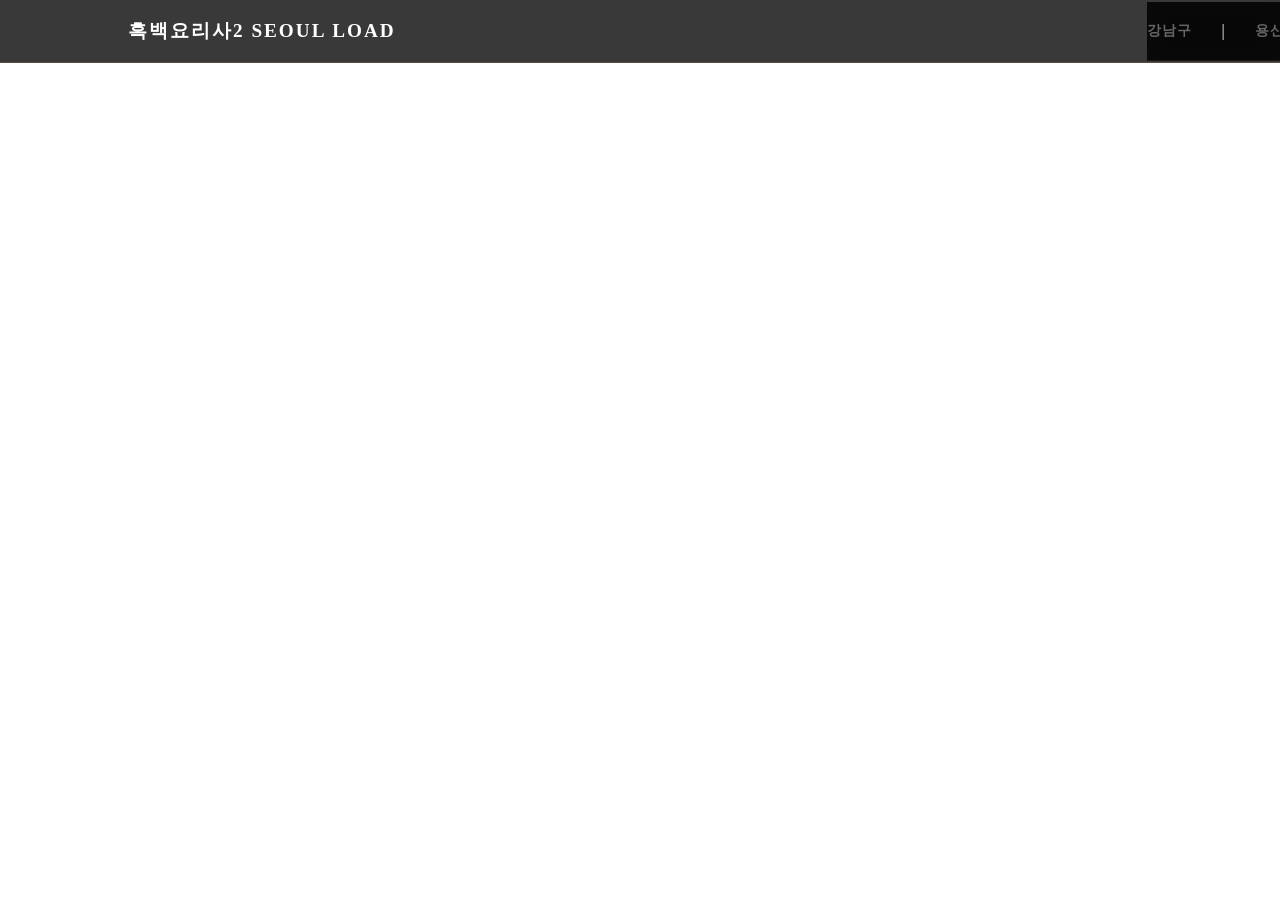
<file: navbar.html>
<!DOCTYPE html>
<html lang="ko">
<head>
    <meta charset="UTF-8">
    <meta name="viewport" content="width=device-width, initial-scale=1.0">
    <title>푸터 예제</title>
    <link rel="stylesheet" href="navbar.css">
</head>
<body>
    <header class="navbar">
        <div class="logo">흑백요리사2 SEOUL LOAD</div>
        <input type="checkbox" id="menu-toggle" class="menu-toggle">
        <label for="menu-toggle" class="hamburger">
            <span></span>
            <span></span>
            <span></span>
        </label>
        <nav class="nav-menu">
            <a href="#" class="nav-link">강남구</a>
            <span class="nav-item">|</span>
            <a href="#" class="nav-link">용산구</a>
            <span class="nav-item">|</span>
            <a href="#" class="nav-link">마포구</a>
        </nav>
    </header>

</body>
</html>
</file>
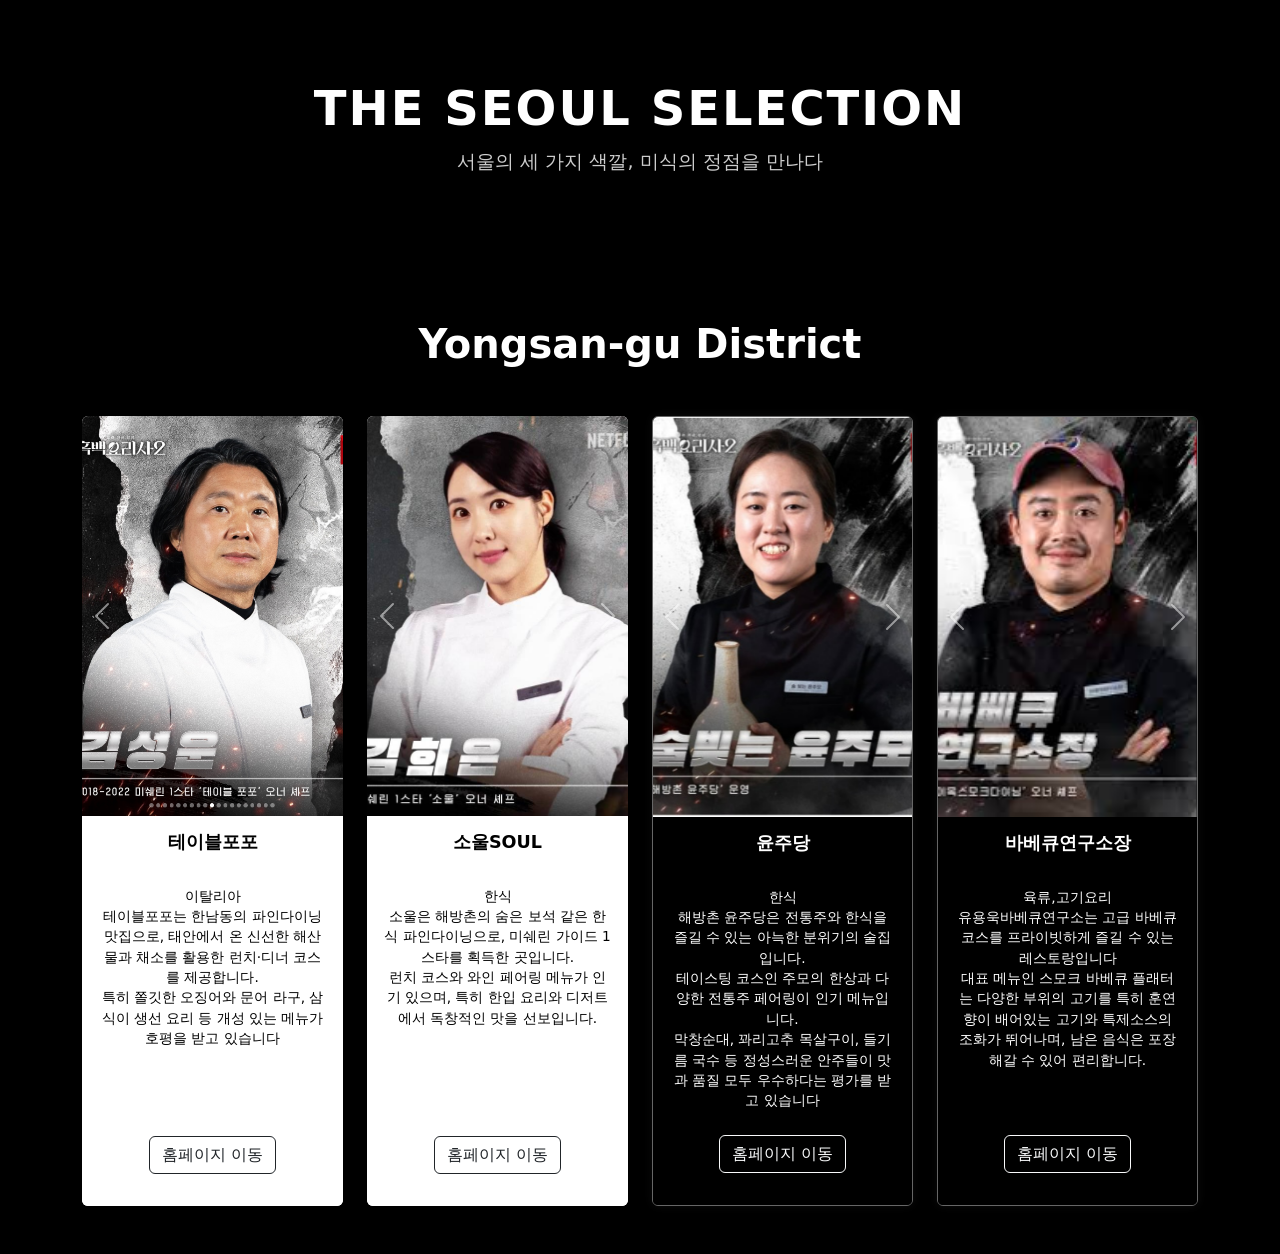
<file: Yongsan/Yongsan.html>
<!DOCTYPE html>
<html lang="ko">

<head>
  <meta charset="utf-8">
  <meta name="viewport" content="width=device-width, initial-scale=1.0">
  <title>용산구 메인</title>

  <link href="./Yongsan.css" rel="stylesheet" type="text/css" />
  <link href="https://cdn.jsdelivr.net/npm/bootstrap@5.3.2/dist/css/bootstrap.min.css" rel="stylesheet">


</head>

<body>

  <header class="main-header">
    <h1 class="main-title">
      THE SEOUL SELECTION
    </h1>
    <p class="main-subtitle">
      서울의 세 가지 색깔, 미식의 정점을 만나다
    </p>
  </header>

  <!-- 카드 섹션 -->
  <div class="container py-5">
    <h1 class="text-center section-title">Yongsan-gu District</h1>

    <div class="row g-4 justify-content-center">

      <div class="col-12 col-md-6 col-lg-3 border-0 ">
        <div class="card h-100 bg-white text-black border-0 ">

          <div class="ratio ratio-16x9">
            <div id="carouselTableFour" class="carousel slide">
              <div class="carousel-inner">
                <div class="carousel-item active">
                  <img src="./img/table four03.jpg" class="d-block w-100" alt="테이블포포">
                </div>
                <div class="carousel-item">
                  <img src="./img/table four02.jpg" class="d-block w-100" alt="테이블포포">
                </div>
                <div class="carousel-item">
                  <img src="./img/table four01.jpg" class="d-block w-100" alt="테이블포포">
                </div>
              </div>
              <button class="carousel-control-prev" type="button" data-bs-target="#carouselTableFour"
                data-bs-slide="prev">
                <span class="carousel-control-prev-icon" aria-hidden="true"></span>
                <span class="visually-hidden">Previous</span>
              </button>
              <button class="carousel-control-next" type="button" data-bs-target="#carouselTableFour"
                data-bs-slide="next">
                <span class="carousel-control-next-icon" aria-hidden="true"></span>
                <span class="visually-hidden">Next</span>
              </button>
            </div>
          </div>

          <div class="card-body">
           <h5 class="cardtitles">테이블포포</h5><br>
            <p class="card-texts">이탈리아<br>
              테이블포포는 한남동의 파인다이닝 맛집으로, 태안에서 온 신선한 해산물과 채소를 활용한 런치·디너 코스를 제공합니다.<br>
              특히 쫄깃한 오징어와 문어 라구, 삼식이 생선 요리 등 개성 있는 메뉴가 호평을 받고 있습니다</p>
            <a href="https://map.naver.com/p/entry/place/20561198?lng=127.0052443&lat=37.5346781&placePath=%2Fhome&entry=plt&searchType=place" target="_blank" class="btn btn-outline-dark">홈페이지 이동</a>
          </div>
        </div>
      </div>


      <div class="col-12 col-md-6 col-lg-3 border-0">
        <div class="card h-100 bg-white text-black border-0">

          <div class="ratio ratio-16x9">
            <div id="carouselSoul" class="carousel slide">
              <div class="carousel-inner">
                <div class="carousel-item active">
                  <img src="./img/Soul03.jpg" class="d-block w-100" alt="소울">
                </div>
                <div class="carousel-item">
                  <img src="./img/Soul01.jpg" class="d-block w-100" alt="소울">
                </div>
                <div class="carousel-item">
                  <img src="./img/Soul02.jpg" class="d-block w-100" alt="소울">
                </div>
              </div>
              <button class="carousel-control-prev" type="button" data-bs-target="#carouselSoul" data-bs-slide="prev">
                <span class="carousel-control-prev-icon" aria-hidden="true"></span>
                <span class="visually-hidden">Previous</span>
              </button>
              <button class="carousel-control-next" type="button" data-bs-target="#carouselSoul" data-bs-slide="next">
                <span class="carousel-control-next-icon" aria-hidden="true"></span>
                <span class="visually-hidden">Next</span>
              </button>
            </div>
          </div>

          <div class="card-body ">
            <h5 class="cardtitles">소울SOUL</h5><br>
            <p class="card-texts">한식<br>
              소울은 해방촌의 숨은 보석 같은 한식 파인다이닝으로, 미쉐린 가이드 1스타를 획득한 곳입니다.<br>
              런치 코스와 와인 페어링 메뉴가 인기 있으며, 특히 한입 요리와 디저트에서 독창적인 맛을 선보입니다.</p>
            <a href="https://map.naver.com/p/entry/place/1498888781?c=15.00,0,0,0,dh" target="_blank" class="btn btn-outline-dark">홈페이지 이동</a>

          </div>
        </div>

      </div>

      <div class="col-12 col-md-6 col-lg-3">
        <div class="card h-100 bg-black text-white">

          <div id="carouselYun" class="carousel slide">
            <div class="carousel-inner">
              <div class="carousel-item active">
                <img src="./img/윤주당04.jpg" class="d-block w-100" alt="윤주당">
              </div>
              <div class="carousel-item">
                <img src="./img/윤주당02.jpg" class="d-block w-100" alt="윤주당">
              </div>
              <div class="carousel-item">
                <img src="./img/윤주당03.jpg" class="d-block w-100" alt="윤주당">
              </div>
            </div>
            <button class="carousel-control-prev" type="button" data-bs-target="#carouselYun" data-bs-slide="prev">
              <span class="carousel-control-prev-icon" aria-hidden="true"></span>
              <span class="visually-hidden">Previous</span>
            </button>
            <button class="carousel-control-next" type="button" data-bs-target="#carouselYun" data-bs-slide="next">
              <span class="carousel-control-next-icon" aria-hidden="true"></span>
              <span class="visually-hidden">Next</span>
            </button>
          </div>
          <div class="card-body ">
            <h5 class="card-title">윤주당</h5><br>
            <p class="card-text">한식<br>
              해방촌 윤주당은 전통주와 한식을 즐길 수 있는 아늑한 분위기의 술집입니다.<br>
              테이스팅 코스인 주모의 한상과 다양한 전통주 페어링이 인기 메뉴입니다.<Br>
              막창순대, 꽈리고추 목살구이, 들기름 국수 등 정성스러운 안주들이 맛과 품질 모두 우수하다는 평가를 받고 있습니다</p>
            <a href="https://map.naver.com/p/search/%EC%9C%A4%EC%A3%BC%EB%8B%B9/place/1069333121?c=15.00,0,0,0,dh&placePath=/home?bk_query=%EC%9C%A4%EC%A3%BC%EB%8B%B9&from=map&fromPanelNum=2&timestamp=202601242128&locale=ko&svcName=map_pcv5&searchText=%EC%9C%A4%EC%A3%BC%EB%8B%B9&entry=bmp&from=map&fromPanelNum=2&timestamp=202601242128&locale=ko&svcName=map_pcv5&searchText=%EC%9C%A4%EC%A3%BC%EB%8B%B9" target="_blank" class="btn btn-outline-light">홈페이지 이동</a>

          </div>
        </div>

      </div>

      <div class="col-12 col-md-6 col-lg-3">
        <div class="card h-100 bg-black text-white">

          <div id="carouselBBQ" class="carousel slide">
            <div class="carousel-inner">
              <div class="carousel-item active">
                <img src="./img/바베큐연구소장03.jpg" class="d-block w-100" alt="바베큐연구소 ">
              </div>
              <div class="carousel-item">
                <img src="./img/바베큐연구소장01.jpg" class="d-block w-100" alt="바베큐연구소 ">
              </div>
              <div class="carousel-item">
                <img src="./img/바베큐연구소장02.jpg" class="d-block w-100" alt="바베큐연구소 ">
              </div>
            </div>
            <button class="carousel-control-prev" type="button" data-bs-target="#carouselBBQ" data-bs-slide="prev">
              <span class="carousel-control-prev-icon" aria-hidden="true"></span>
              <span class="visually-hidden">Previous</span>
            </button>
            <button class="carousel-control-next" type="button" data-bs-target="#carouselBBQ" data-bs-slide="next">
              <span class="carousel-control-next-icon" aria-hidden="true"></span>
              <span class="visually-hidden">Next</span>
            </button>
          </div>
          <div class="card-body ">
             <h5 class="card-title">바베큐연구소장</h5><br>
            <p class="card-text">육류,고기요리<br>
              유용욱바베큐연구소는 고급 바베큐 코스를 프라이빗하게 즐길 수 있는 레스토랑입니다<br>
              대표 메뉴인 스모크 바베큐 플래터는 다양한 부위의 고기를
              특히 훈연 향이 배어있는 고기와 특제소스의 조화가 뛰어나며, 남은 음식은 포장해갈 수 있어 편리합니다.</p>
            <a href="https://map.naver.com/p/entry/place/1385626049?lng=126.9727818&lat=37.5439572&placePath=%2Fhome&entry=plt&searchType=place&c=15.00,0,0,0,dh" target="_blank" class="btn btn-outline-light">홈페이지 이동</a>

          </div>
        </div>
      </div>

    </div>

  </div>





  <script src="https://cdn.jsdelivr.net/npm/bootstrap@5.3.2/dist/js/bootstrap.bundle.min.js"></script>
</body>

</html>
</file>
<file: navbar.css>
.navbar {
    position: sticky;
    top: 0;
    z-index: 1000;
    background: rgba(8, 8, 8, 0.95);
    backdrop-filter: blur(15px);
    border-bottom: 1px solid #1a1a1a;
    padding: 20px 40px;
    display: flex;
    justify-content: space-between;
    align-items: center;
    width: 100%;
    color: #fff;
    transition: all 0.3s ease;
}

.logo {
    font-size: 1.5rem;
    font-weight: 900;
    color: var(--gold);
    letter-spacing: 2px;
    text-transform: uppercase;
    text-decoration: none;
}

.menu-toggle {
    display: none;
}

.hamburger {
    display: none;
    flex-direction: column;
    cursor: pointer;
    gap: 6px;
}

.hamburger span {
    width: 28px;
    height: 2px;
    background-color: var(--gold);
    transition: all 0.3s ease;
}

.nav-menu {
    display: flex;
    gap: 40px;
}

.nav-link {
    color: #666;
    text-decoration: none;
    font-size: 0.9rem;
    font-weight: 700;
    letter-spacing: 1px;
    transition: color 0.3s;
    text-transform: uppercase;
}

.nav-link:hover {
    color: var(--gold);
}

/* 모바일 스타일 */
@media (max-width: 768px) {
    .navbar {
        padding: 15px 20px;
    }

    .logo {
        font-size: 1.2rem;
    }

    .hamburger {
        display: flex;
    }

    .nav-menu {
        position: absolute;
        top: 100%;
        left: 0;
        right: 0;
        background: rgba(8, 8, 8, 0.98);
        border-bottom: 1px solid #1a1a1a;
        flex-direction: column;
        padding: 30px;
        gap: 20px;
        display: none;
        text-align: center;
        backdrop-filter: blur(20px);
    }

    .menu-toggle:checked~.nav-menu {
        display: flex;
    }

    .menu-toggle:checked+.hamburger span:nth-child(1) {
        transform: rotate(45deg) translate(6px, 6px);
    }

    .menu-toggle:checked+.hamburger span:nth-child(2) {
        opacity: 0;
    }

    .menu-toggle:checked+.hamburger span:nth-child(3) {
        transform: rotate(-45deg) translate(5px, -5px);
    }

    .nav-link {
        font-size: 1.1rem;
        color: #fff;
    }
}

nav {
    position: sticky;
    top: 0;
    background: rgba(8, 8, 8, 0.95);
    padding: 20px 0;
    z-index: 100;
    display: flex;
    justify-content: center;
    gap: 40px;
    backdrop-filter: blur(15px);
    border-bottom: 1px solid #1a1a1a;
}

nav a {
    color: #666;
    text-decoration: none;
    font-size: 0.9rem;
    font-weight: 700;
    transition: 0.3s;
}

nav a:hover {
    transform: scale(1.05);
    color: var(--gold);
    letter-spacing: 2px;
    text-shadow: 0 0 14px rgba(197, 160, 89, 0.5);
    filter: brightness(1.1) contrast(1.3) drop-shadow(0 0 30px rgba(197, 160, 89, 0.6));
    transition: all 1s ease;
}

.container {
    max-width: 1200px;
    margin: 0 auto;
    padding: 60px 20px;
}

.navbar {
    position: fixed !important;
    top: 0 !important;
    left: 0 !important;
    width: 100% !important;
    height: 62px !important; /* 높이 고정 */
    padding: 0 10% !important;
    background: rgba(8, 8, 8, 0.8) !important; /* 불투명도 조절 */
    backdrop-filter: blur(10px);
    border-bottom: 1px solid rgba(197, 160, 89, 0.2); /* 얇은 라인만 남김 */
    z-index: 10000 !important;
    box-shadow: none !important; /* 그림자 제거 */
}
/* 로고 사이즈도 슬림한 바에 맞춰 조정 */
.logo {
    font-size: 1.2rem !important;
    letter-spacing: 2px !important;
}

/* 메뉴 링크들 간격과 크기 조정 */
.nav-menu {
    gap: 30px !important;
}

.nav-link {
    font-size: 0.85rem !important;
}

/* 헤더가 얇아졌으니 본문 시작점도 살짝 올립니다 */
body {
    padding-top: 70px !important;
}
</file>
<file: Yongsan/Yongsan.css>
/* 전체 페이지 배경 */
 html,
 body {
   width: 100%;
   height: 100%;
   margin: 0;
   background-color: #000 !important;
   font-family: 'Pretendard', sans-serif;
   color: white;
 }

 .section-title {
   color: #fff;
   font-weight: bold;
   margin-bottom: 3rem;
   text-align: center;
 }

 /* 카드 기본 */
 .card {
   border: 1px solid #333;
   transition: transform 0.3s ease;
   height: 100%;
   overflow: hidden;
   background-color: #111;
 }

 /* 흰색 카드 */
 .card.bg-white {
   background-color: #fff;
   color: #000;
   border: 1px solid #ccc;
 }

 /* 검정 카드 */
 .card.bg-black {
   background-color: #111;
   color: #fff;
   border: 1px solid #666;
   box-shadow: 0 0 10px rgba(255, 255, 255, 0.05);
 }

/* 캐러셀 이미지 */
.card .ratio {
  height: 400px;
}

/* 검정 카드의 캐러셀 (ratio 클래스 없음) */
.card.bg-black .carousel {
  height: 400px;
}

.card .carousel-item img {
  width: 100%;
  height: 100%;
  object-fit: cover;
  display: block;
}

.card .carousel,
.card .carousel-inner,
.card .carousel-item {
  height: 100%;
}

.card.bg-black .carousel-inner,
.card.bg-black .carousel-item {
  height: 100%;
}

 /* 카드 body */
 .card-body {
   display: flex;
   flex-direction: column;
   justify-content: flex-start;
   align-items: center;
   text-align: center;
   padding: 1rem;
   position: relative;
   z-index: 2;
   background-color: inherit;
 }

 /* 카드 타이틀 */
 .cardtitles,
 .card-title {
   font-weight: bold;
   font-size: 1.1rem;
   margin-bottom: 0.5rem;
   position: relative;
   z-index: 3;
   color: inherit;
 }

 .card.bg-white .cardtitles {
   color: #000;
 }

 .card.bg-black .cardtitles,
 .card.bg-black .card-title {
   color: #fff;
 }

 /* 카드 텍스트 */
 .card-texts,
 .card-text {
   font-size: 0.85rem;
   margin-bottom: 1rem;
   flex-grow: 1;
   color: inherit;
 }

 /* 버튼스타일일 */
 .card-body .btn {
   margin-top: 0.5rem;
   margin-bottom: 1rem;
 }

 .btn-outline-dark,
 .btn-outline-light {
   border-radius: 20px;
   font-size: 0.8rem;
 }

 /* 메인 이미지 */
 .main-title-img {
   height: 100%;
   object-fit: cover;
   object-position: center center;
 }

 /* 메인 헤더 */
 .main-header {
   background-color: #000;
   padding: 80px 0;
   text-align: center;
 }

 .main-title {
   color: #fff;
   font-size: 3rem;
   font-weight: 800;
   letter-spacing: 2px;
 }

 .main-subtitle {
   color: #ccc;
   font-size: 1.2rem;
   margin-top: 10px;
 }
</file>
